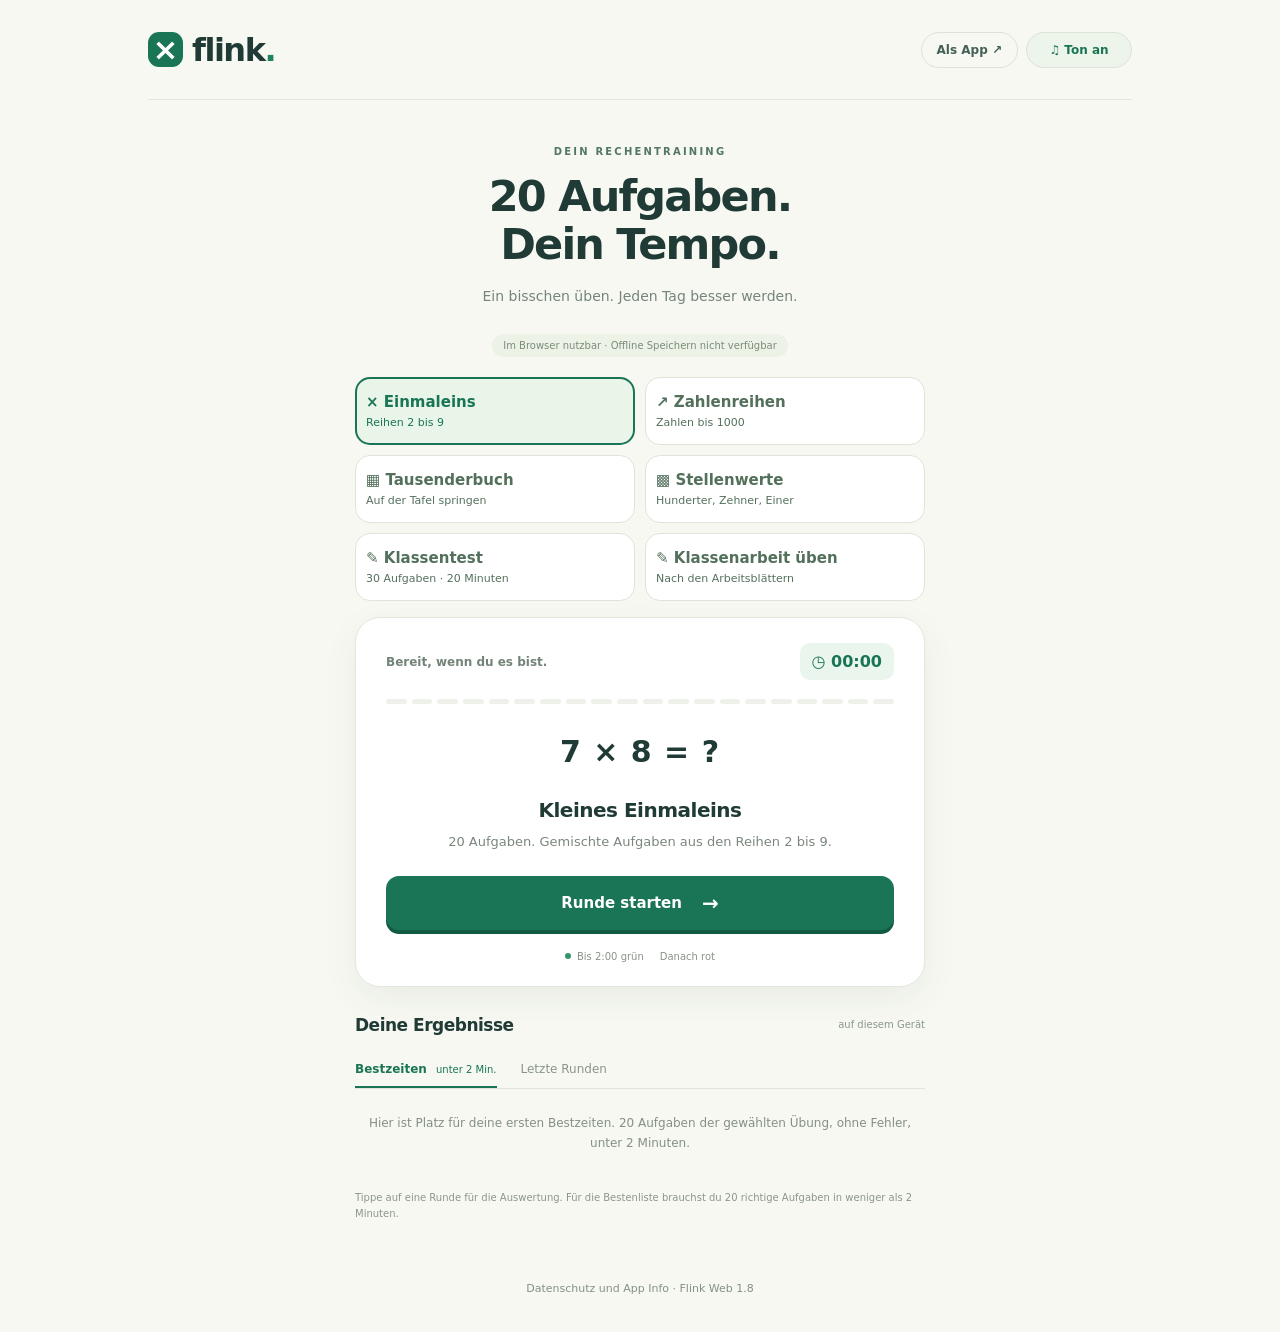
<file: index.html>
<!doctype html>
<html lang="de"><head><meta charset="utf-8"><meta name="viewport" content="width=device-width,initial-scale=1,viewport-fit=cover"><meta http-equiv="Content-Security-Policy" content="default-src 'none'; script-src 'self'; style-src 'self'; img-src 'self'; connect-src 'self'; media-src 'none'; object-src 'none'; base-uri 'none'; form-action 'none'; frame-src 'none'; worker-src 'self'; manifest-src 'self'"><meta name="color-scheme" content="light"><meta name="apple-mobile-web-app-capable" content="yes"><meta name="apple-mobile-web-app-title" content="Flink"><meta name="apple-mobile-web-app-status-bar-style" content="default"><link rel="manifest" href="manifest.webmanifest"><link rel="apple-touch-icon" sizes="180x180" href="icon-180.png"><meta name="theme-color" content="#167755"><meta name="description" content="20 Aufgaben. Dein Tempo. Übe Einmaleins und Zahlenreihen bis 1000."><link rel="icon" href="icon.svg"><title>Flink · Rechnen fürs iPhone</title><link rel="stylesheet" href="style.css?v=1.8"></head>
<body><div class="shell"><header><a class="brand" href="index.html" aria-label="Flink Startseite"><span class="logo">×</span>flink<span class="brand-dot">.</span></a><div class="header-actions"><button id="installApp" class="small" type="button">Als App ↗</button><button id="soundToggle" class="small sound-toggle" type="button" aria-pressed="true">♫ Ton an</button></div></header><main><div class="intro"><span class="eyebrow">DEIN RECHENTRAINING</span><h1><span id="headlineCount">20 Aufgaben.</span><br>Dein Tempo.</h1><p>Ein bisschen üben. Jeden Tag besser werden.</p><div id="offlineStatus" class="offline-status" role="status">Offline Modus wird vorbereitet …</div></div><button id="updateApp" class="secondary update-app" type="button" hidden>Update bereit · Neu laden</button><div id="modePicker" class="mode-picker" role="group" aria-label="Übung wählen"><button id="multiplyMode" aria-pressed="true"><strong>× Einmaleins</strong><span>Reihen 2 bis 9</span></button><button id="sequenceMode" aria-pressed="false"><strong>↗ Zahlenreihen</strong><span>Zahlen bis 1000</span></button><button id="bookMode" aria-pressed="false"><strong>▦ Tausenderbuch</strong><span>Auf der Tafel springen</span></button><button id="placeMode" aria-pressed="false"><strong>▩ Stellenwerte</strong><span>Hunderter, Zehner, Einer</span></button><button id="examMode" aria-pressed="false"><strong>✎ Klassentest</strong><span>30 Aufgaben · 20 Minuten</span></button><button id="worksheetMode" aria-pressed="false"><strong>✎ Klassenarbeit üben</strong><span>Nach den Arbeitsblättern</span></button></div><section class="game" aria-label="Rechentraining"><div class="game-top"><span id="progressLabel">Bereit, wenn du es bist.</span><div id="timer" class="timer" aria-label="Vergangene Zeit">◷ <span id="time">00:00</span></div></div><div id="dots" class="dots" aria-hidden="true"></div><div id="welcome" class="welcome"><div class="math-art" id="mathArt" aria-hidden="true"><span>7</span><i>×</i><span>8</span><b>?</b></div><h2 id="welcomeTitle">Auf die Plätze, fertig, rechnen!</h2><p id="welcomeText">20 gemischte Aufgaben aus den Reihen 2 bis 9.<br>Jede Antwort zählt. Deine Auswertung kommt am Ende.</p><button id="start" class="primary">Runde starten <span>→</span></button><div class="goal"><span class="green-dot"></span> <span id="goalTime">Bis 2:00 grün</span> <span id="goalAfter"><span class="red-dot"></span> Danach rot</span></div></div><details id="examScale" hidden><summary>Notenschlüssel für diesen Übungstest</summary><p id="gradeScale"></p></details><div id="playing" hidden><div class="question" id="question" aria-live="polite"></div><div id="sequenceCells" class="sequence-cells" hidden></div><div id="bookPanel" hidden><p id="bookHint" class="practice-hint"></p><div id="bookRoute" class="book-route" aria-label="Sprungfolge"></div><div id="bookGrid" class="book-grid" aria-label="Hundertertafel"></div></div><div id="placePanel" hidden><p class="practice-hint">Großes Quadrat = 100 · Stange = 10 · kleines Quadrat = 1</p><div id="placeGroups" class="place-groups"></div><p id="placeHint" class="practice-hint" aria-live="polite"></p><button id="submitPlace" class="primary" type="button" hidden>Weiter ✓</button></div><div id="linePanel" hidden><canvas id="numberLine" width="720" height="116" role="img"></canvas><div id="lineChoices" class="line-choices"></div></div><div id="answer" class="answer" role="textbox" aria-label="Deine Antwort" aria-readonly="true" tabindex="0">?</div><div id="feedback" class="feedback" aria-live="polite">Tippe dein Ergebnis ein.</div><div class="keypad" id="keypad"><button data-key="1">1</button><button data-key="2">2</button><button data-key="3">3</button><button data-key="4">4</button><button data-key="5">5</button><button data-key="6">6</button><button data-key="7">7</button><button data-key="8">8</button><button data-key="9">9</button><button data-key="Backspace" aria-label="Letzte Ziffer löschen">⌫</button><button data-key="0">0</button><button data-key="Enter" class="check" aria-label="Antwort prüfen">✓</button></div><button id="cancel" class="text-button">Runde beenden</button></div><div id="finished" class="finished" hidden><div class="finish-icon" aria-hidden="true">✓</div><h2 id="finishTitle"></h2><p id="finishText"></p><p id="examResult" class="exam-result" hidden></p><div id="summary" class="summary"></div><div class="score-grid" aria-label="Ergebnis"><div><strong id="rightCount">0</strong><span>richtig</span></div><div><strong id="wrongCount">0</strong><span>falsch</span></div><div><strong id="accuracy">0 %</strong><span>Trefferquote</span></div></div><p id="detailScore" hidden></p><p id="reviewSummary"></p><button id="viewResults" class="secondary">Antworten und Fehler ansehen →</button><p id="recordText" class="record-text"></p><button id="again" class="primary">Noch eine Runde <span>↻</span></button></div></section><section class="results"><div class="results-heading"><h2>Deine Ergebnisse</h2><span>auf diesem Gerät</span></div><div class="tabs" role="tablist" aria-label="Ergebnisse"><button id="bestTab" role="tab" aria-selected="true">Bestzeiten <span id="bestTimeLimit">unter 2 Min.</span></button><button id="recentTab" role="tab" aria-selected="false">Letzte Runden</button></div><div id="records" role="tabpanel"></div><p class="record-note" id="recordNote">Tippe auf eine Runde, um ihre Auswertung zu öffnen. Bestzeiten zählen nur für die Reihen 2 bis 9: alle 20 richtig und unter 2 Minuten.</p><p id="storageNotice" hidden>Dein Browser erlaubt kein Speichern. Ergebnisse bleiben nur bis zum Schließen erhalten.</p></section><footer><button id="openPrivacy" class="text-button" type="button">Datenschutz und App Info · Flink Web 1.8</button></footer></main><dialog id="installDialog" aria-labelledby="installTitle"><h2 id="installTitle">Flink auf deinem iPhone</h2><ol class="install-steps"><li>Öffne diesen Link in <strong>Safari</strong>.</li><li>Tippe auf <strong>Teilen</strong>, je nach Safari Ansicht zuerst auf das Seitenmenü.</li><li>Wähle <strong>Zu Home Bildschirm hinzufügen</strong>.</li><li>Aktiviere, falls angezeigt, <strong>Als Web App öffnen</strong> und tippe auf <strong>Hinzufügen</strong>.</li></ol><p>Öffne Flink danach über das neue Symbol einmal mit Internet und warte auf „Offline bereit“. Musik und Applaus starten erst mit deiner Runde.</p><p>Auch auf anderen Geräten kannst du Flink direkt im Browser nutzen. Die Ergebnisse werden auf jedem Gerät getrennt gespeichert.</p><button id="closeInstall" class="primary" type="button">Verstanden</button></dialog><dialog id="privacyDialog" aria-labelledby="privacyTitle"><h2 id="privacyTitle">Datenschutz und App Info</h2><p>Flink Web 1.8 lädt beim ersten Öffnen die App Dateien vom Hostingdienst. Sobald „Offline bereit“ erscheint, kannst du auch ohne Verbindung rechnen. Beim erneuten Online Aufruf werden App Dateien und Updates abgerufen. Dabei erhält der Hostingdienst technische Verbindungsdaten wie IP Adresse und Abrufzeit.</p><p>Die App enthält keine Werbung, Analysefunktionen oder Anmeldung. Deine Rechenergebnisse und Antworten werden von der App nicht an einen Server gesendet.</p><p>Auf diesem Gerät werden die Toneinstellung und bis zu 500 Runden mit Datum, Rechenzeit, Ergebnissen und einzelnen Antworten gespeichert. Die App fragt keine Namen oder Kontaktdaten ab.</p><p>Die Ergebnisse bleiben lokal in diesem Browser beziehungsweise der installierten Web App. Es gibt keine Synchronisierung zwischen Geräten. Über „Ergebnisse löschen“ oder das Löschen der Website Daten kannst du die gespeicherten Ergebnisse entfernen. Wenn Browser oder Betriebssystem Website Daten löschen, können Ergebnisse und Offline Dateien verloren gehen.</p><p>Musik und Applaus werden lokal erzeugt. Eine Anmeldung ist nicht nötig.</p><button id="eraseResults" class="secondary" type="button">Gespeicherte Ergebnisse löschen</button><p id="privacyMessage" role="status"></p><button id="closePrivacy" class="primary" type="button">Schließen</button></dialog><dialog id="reviewDialog" aria-labelledby="reviewTitle"><div class="review-header"><h2 id="reviewTitle">Deine Auswertung</h2><button id="closeReview" class="small" aria-label="Auswertung schließen">Schließen ✕</button></div><p id="reviewMode"></p><p id="reviewStats"></p><div id="reviewFilters" class="review-filters" role="group" aria-label="Antworten filtern"><button id="onlyWrong" aria-pressed="true">Nur Fehler</button><button id="allAnswers" aria-pressed="false">Alle 20 Antworten</button></div><p id="reviewLegacy" hidden></p><p id="reviewEmpty" hidden>Alles richtig! Du hast in dieser Runde keinen Fehler gemacht.</p><table id="reviewTable"><thead><tr><th>Aufgabe</th><th>Deine Antwort</th><th>Lösung</th></tr></thead><tbody id="reviewRows"></tbody></table></dialog></div><script src="audio.js?v=1.8"></script><script src="tasks.js?v=1.8"></script><script src="app.js?v=1.8"></script><script src="pwa.js?v=1.8"></script></body></html>
</file>
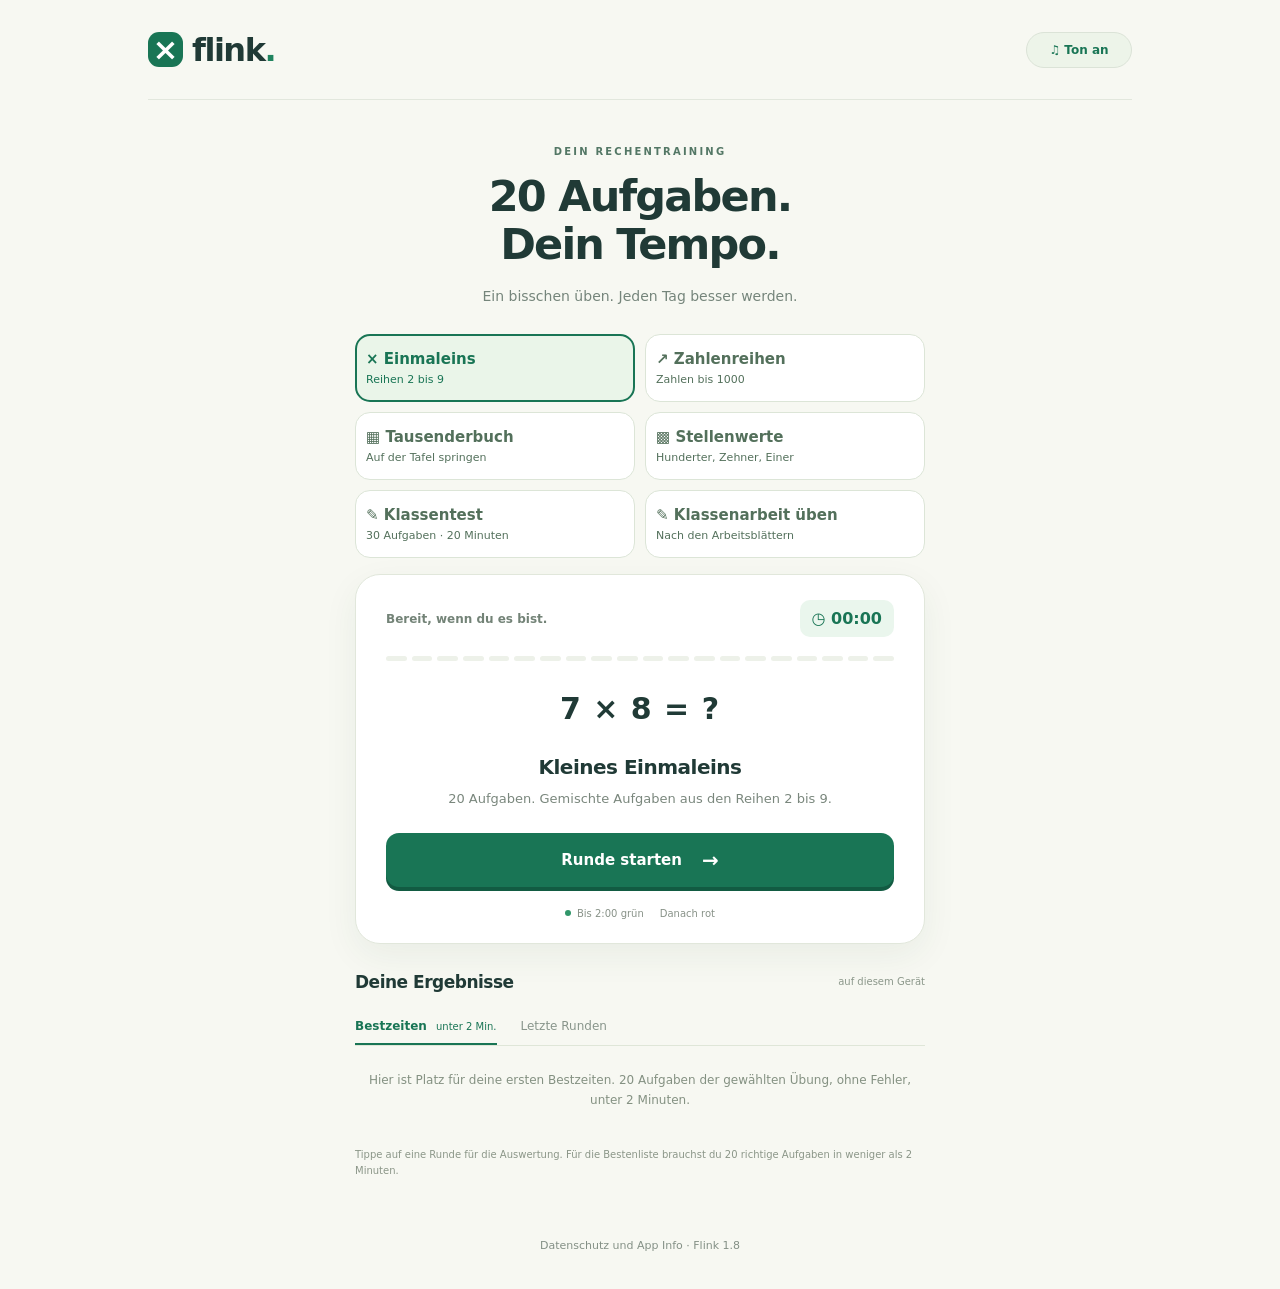
<file: app/src/main/assets/index.html>
<!doctype html>
<html lang="de"><head><meta charset="utf-8"><meta name="viewport" content="width=device-width,initial-scale=1"><meta http-equiv="Content-Security-Policy" content="default-src 'none'; script-src 'self'; style-src 'self'; img-src 'self'; connect-src 'none'; media-src 'none'; object-src 'none'; base-uri 'none'; form-action 'none'; frame-src 'none'; worker-src 'none'"><meta name="theme-color" content="#167755"><meta name="description" content="20 Aufgaben. Dein Tempo. Übe Einmaleins und Zahlenreihen bis 1000."><link rel="icon" href="icon.svg"><title>Flink · Dein Rechentraining</title><link rel="stylesheet" href="style.css"></head>
<body><div class="shell"><header><a class="brand" href="index.html" aria-label="Flink Startseite"><span class="logo">×</span>flink<span class="brand-dot">.</span></a><button id="soundToggle" class="small sound-toggle" type="button" aria-pressed="true">♫ Ton an</button></header><main><div class="intro"><span class="eyebrow">DEIN RECHENTRAINING</span><h1><span id="headlineCount">20 Aufgaben.</span><br>Dein Tempo.</h1><p>Ein bisschen üben. Jeden Tag besser werden.</p></div><div id="modePicker" class="mode-picker" role="group" aria-label="Übung wählen"><button id="multiplyMode" aria-pressed="true"><strong>× Einmaleins</strong><span>Reihen 2 bis 9</span></button><button id="sequenceMode" aria-pressed="false"><strong>↗ Zahlenreihen</strong><span>Zahlen bis 1000</span></button><button id="bookMode" aria-pressed="false"><strong>▦ Tausenderbuch</strong><span>Auf der Tafel springen</span></button><button id="placeMode" aria-pressed="false"><strong>▩ Stellenwerte</strong><span>Hunderter, Zehner, Einer</span></button><button id="examMode" aria-pressed="false"><strong>✎ Klassentest</strong><span>30 Aufgaben · 20 Minuten</span></button><button id="worksheetMode" aria-pressed="false"><strong>✎ Klassenarbeit üben</strong><span>Nach den Arbeitsblättern</span></button></div><section class="game" aria-label="Rechentraining"><div class="game-top"><span id="progressLabel">Bereit, wenn du es bist.</span><div id="timer" class="timer" aria-label="Vergangene Zeit">◷ <span id="time">00:00</span></div></div><div id="dots" class="dots" aria-hidden="true"></div><div id="welcome" class="welcome"><div class="math-art" id="mathArt" aria-hidden="true"><span>7</span><i>×</i><span>8</span><b>?</b></div><h2 id="welcomeTitle">Auf die Plätze, fertig, rechnen!</h2><p id="welcomeText">20 gemischte Aufgaben aus den Reihen 2 bis 9.<br>Jede Antwort zählt. Deine Auswertung kommt am Ende.</p><button id="start" class="primary">Runde starten <span>→</span></button><div class="goal"><span class="green-dot"></span> <span id="goalTime">Bis 2:00 grün</span> <span id="goalAfter"><span class="red-dot"></span> Danach rot</span></div></div><details id="examScale" hidden><summary>Notenschlüssel für diesen Übungstest</summary><p id="gradeScale"></p></details><div id="playing" hidden><div class="question" id="question" aria-live="polite"></div><div id="sequenceCells" class="sequence-cells" hidden></div><div id="bookPanel" hidden><p id="bookHint" class="practice-hint"></p><div id="bookRoute" class="book-route" aria-label="Sprungfolge"></div><div id="bookGrid" class="book-grid" aria-label="Hundertertafel"></div></div><div id="placePanel" hidden><p class="practice-hint">Großes Quadrat = 100 · Stange = 10 · kleines Quadrat = 1</p><div id="placeGroups" class="place-groups"></div><p id="placeHint" class="practice-hint" aria-live="polite"></p><button id="submitPlace" class="primary" type="button" hidden>Weiter ✓</button></div><div id="linePanel" hidden><canvas id="numberLine" width="720" height="116" role="img"></canvas><div id="lineChoices" class="line-choices"></div></div><div id="answer" class="answer" role="textbox" aria-label="Deine Antwort" aria-readonly="true" tabindex="0">?</div><div id="feedback" class="feedback" aria-live="polite">Tippe dein Ergebnis ein.</div><div class="keypad" id="keypad"><button data-key="1">1</button><button data-key="2">2</button><button data-key="3">3</button><button data-key="4">4</button><button data-key="5">5</button><button data-key="6">6</button><button data-key="7">7</button><button data-key="8">8</button><button data-key="9">9</button><button data-key="Backspace" aria-label="Letzte Ziffer löschen">⌫</button><button data-key="0">0</button><button data-key="Enter" class="check" aria-label="Antwort prüfen">✓</button></div><button id="cancel" class="text-button">Runde beenden</button></div><div id="finished" class="finished" hidden><div class="finish-icon" aria-hidden="true">✓</div><h2 id="finishTitle"></h2><p id="finishText"></p><p id="examResult" class="exam-result" hidden></p><div id="summary" class="summary"></div><div class="score-grid" aria-label="Ergebnis"><div><strong id="rightCount">0</strong><span>richtig</span></div><div><strong id="wrongCount">0</strong><span>falsch</span></div><div><strong id="accuracy">0 %</strong><span>Trefferquote</span></div></div><p id="detailScore" hidden></p><p id="reviewSummary"></p><button id="viewResults" class="secondary">Antworten und Fehler ansehen →</button><p id="recordText" class="record-text"></p><button id="again" class="primary">Noch eine Runde <span>↻</span></button></div></section><section class="results"><div class="results-heading"><h2>Deine Ergebnisse</h2><span>auf diesem Gerät</span></div><div class="tabs" role="tablist" aria-label="Ergebnisse"><button id="bestTab" role="tab" aria-selected="true">Bestzeiten <span id="bestTimeLimit">unter 2 Min.</span></button><button id="recentTab" role="tab" aria-selected="false">Letzte Runden</button></div><div id="records" role="tabpanel"></div><p class="record-note" id="recordNote">Tippe auf eine Runde, um ihre Auswertung zu öffnen. Bestzeiten zählen nur für die Reihen 2 bis 9: alle 20 richtig und unter 2 Minuten.</p><p id="storageNotice" hidden>Dein Browser erlaubt kein Speichern. Ergebnisse bleiben nur bis zum Schließen erhalten.</p></section><footer><button id="openPrivacy" class="text-button" type="button">Datenschutz und App Info · Flink 1.8</button></footer></main><dialog id="privacyDialog" aria-labelledby="privacyTitle"><h2 id="privacyTitle">Datenschutz und App Info</h2><p>Flink 1.8 funktioniert vollständig offline. Die App hat keine Internetberechtigung und überträgt keine Daten. Sie enthält keine Werbung und keine Analysefunktionen.</p><p>Auf diesem Gerät werden die Toneinstellung und bis zu 500 Runden mit Datum, Rechenzeit, Ergebnissen und einzelnen Antworten gespeichert. Die App fragt keine Namen oder Kontaktdaten ab.</p><p>Die Ergebnisse bleiben lokal in den App Daten. Automatische Sicherungen sind ausgeschaltet. Über „Ergebnisse löschen“, die Android App Einstellungen oder die Deinstallation kannst du die gespeicherten Ergebnisse entfernen.</p><p>Musik und Applaus werden lokal erzeugt. Eine Anmeldung ist nicht nötig.</p><button id="eraseResults" class="secondary" type="button">Gespeicherte Ergebnisse löschen</button><p id="privacyMessage" role="status"></p><button id="closePrivacy" class="primary" type="button">Schließen</button></dialog><dialog id="reviewDialog" aria-labelledby="reviewTitle"><div class="review-header"><h2 id="reviewTitle">Deine Auswertung</h2><button id="closeReview" class="small" aria-label="Auswertung schließen">Schließen ✕</button></div><p id="reviewMode"></p><p id="reviewStats"></p><div id="reviewFilters" class="review-filters" role="group" aria-label="Antworten filtern"><button id="onlyWrong" aria-pressed="true">Nur Fehler</button><button id="allAnswers" aria-pressed="false">Alle 20 Antworten</button></div><p id="reviewLegacy" hidden></p><p id="reviewEmpty" hidden>Alles richtig! Du hast in dieser Runde keinen Fehler gemacht.</p><table id="reviewTable"><thead><tr><th>Aufgabe</th><th>Deine Antwort</th><th>Lösung</th></tr></thead><tbody id="reviewRows"></tbody></table></dialog></div><script src="audio.js"></script><script src="tasks.js"></script><script src="app.js"></script></body></html>
</file>
<file: style.css>
:root{font-family:Inter,ui-sans-serif,system-ui,-apple-system,BlinkMacSystemFont,"Segoe UI",sans-serif;color:#203a36;background:#f7f8f2;font-synthesis:none}*{box-sizing:border-box}body{margin:0}button,a{-webkit-tap-highlight-color:transparent}button{font:inherit;cursor:pointer}button:focus-visible,a:focus-visible,[tabindex]:focus-visible{outline:3px solid #e4b657;outline-offset:4px}button{touch-action:manipulation}button:disabled{cursor:default}.shell{max-width:1056px;margin:auto;padding:0 36px}header{display:flex;align-items:center;justify-content:space-between;height:100px;border-bottom:1px solid #e2e7dd}.brand{display:flex;align-items:center;color:#203a36;text-decoration:none;font-size:32px;font-weight:850;letter-spacing:-1.5px}.brand-dot{color:#20845f}.logo{display:grid;place-items:center;background:#197555;color:white;width:35px;height:35px;border-radius:11px;margin-right:9px;font-size:31px;line-height:1;letter-spacing:0}.small{border:1px solid #dbe3d7;background:transparent;border-radius:22px;padding:10px 15px;font-size:12px;font-weight:650;color:#456057}main{max-width:570px;margin:40px auto 0}.intro{text-align:center}.eyebrow{font-size:10px;letter-spacing:2.2px;font-weight:800;color:#537765}h1{font-size:43px;letter-spacing:-1.8px;line-height:1.12;margin:13px 0}p{line-height:1.65}.intro p{font-size:14px;color:#75857b;margin:17px 0 26px}.game{padding:25px 30px 24px;background:#fff;border:1px solid #e1e7db;border-radius:25px;box-shadow:0 12px 35px #264f3410}.game-top{display:flex;justify-content:space-between;align-items:center;gap:10px;font-size:12px;color:#738377;font-weight:600}.timer{background:#eaf6ed;color:#197555;padding:9px 12px;border-radius:10px;font-size:16px;font-weight:750;font-variant-numeric:tabular-nums;white-space:nowrap}.timer.over{color:#bd3e36;background:#fff0ed}.dots{display:flex;gap:5px;margin:19px 0 0}.dot{height:5px;border-radius:4px;background:#edf1e9;flex:1}.dot.done{background:#31966a}.dot.current{background:#a7cfb7}.welcome{text-align:center;padding-top:25px}.math-art{display:flex;align-items:center;justify-content:center;gap:10px;padding:5px 0 14px}.math-art span{display:grid;place-items:center;width:54px;height:62px;background:#edf4e9;border-radius:12px;font-size:32px;font-weight:700;transform:rotate(-7deg)}.math-art span:nth-of-type(2){background:#f9edd1;transform:rotate(7deg)}.math-art i{font-style:normal;color:#74907a;font-size:25px}.math-art b{color:#b2beb1;font-size:32px;margin-left:5px}h2{font-size:20px;letter-spacing:-.5px;margin:15px 0 8px}.welcome p{color:#7a877d;font-size:13px;margin:9px 0 23px}.primary{display:flex;align-items:center;justify-content:center;gap:20px;width:100%;background:#197555;color:white;border:0;border-radius:13px;padding:17px;font-weight:700;font-size:15px;box-shadow:0 4px 0 #125b42}.primary:hover{background:#126648}.primary span{font-size:20px;line-height:1}.goal{display:flex;justify-content:center;align-items:center;gap:6px;font-size:10px;color:#889288;margin-top:21px}.green-dot,.red-dot{height:6px;width:6px;border-radius:50%;background:#31966a}.red-dot{background:#d96c61;margin-left:10px}.question{text-align:center;font-size:44px;font-weight:750;letter-spacing:-1px;padding:24px 0 14px}.answer{margin:auto;display:grid;place-items:center;min-height:65px;max-width:210px;border:2px solid #cee0ce;background:#f6faf3;color:#203a36;border-radius:14px;font-size:32px;font-weight:700;font-variant-numeric:tabular-nums}.feedback{min-height:39px;text-align:center;font-size:12px;padding:11px 0 8px;color:#6e8473}.feedback.error{color:#bd3e36}.keypad{display:grid;grid-template-columns:repeat(3,1fr);gap:8px;max-width:320px;margin:auto}.keypad button{border:1px solid #e3e9df;border-bottom:3px solid #dce4d7;background:#f7f9f3;border-radius:12px;height:52px;font-size:23px;font-weight:650;color:#294739}.keypad button:active{transform:translateY(2px);border-bottom-width:1px}.keypad .check{color:white;background:#197555;border-color:#125b42}.text-button{display:block;margin:17px auto 0;background:none;border:0;color:#849086;font-size:11px;padding:7px}.finished{text-align:center;padding:27px 0 8px}.finish-icon{width:58px;height:58px;background:#e8f5e8;color:#197555;border-radius:50%;display:grid;place-items:center;margin:auto;font-size:30px}.finished p{font-size:13px;color:#708073}.summary{font-size:30px;font-weight:750;font-variant-numeric:tabular-nums;color:#197555}.summary.over{color:#bd3e36}.record-text{min-height:23px}.results{margin:28px 0 0}.results-heading{display:flex;align-items:center;justify-content:space-between}.results-heading h2{font-size:17px;margin:0}.results-heading>span{font-size:10px;color:#8b978a}.tabs{display:flex;border-bottom:1px solid #dfe6d8;margin-top:17px;gap:24px}.tabs button{background:none;border:0;padding:10px 0;font-size:12px;color:#88958b;border-bottom:2px solid transparent}.tabs button[aria-selected=true]{color:#197555;border-color:#197555;font-weight:750}.tabs button span{font-size:10px;font-weight:400;margin-left:5px}.empty{padding:24px 12px;text-align:center;color:#849182;font-size:12px;line-height:1.7}.record{display:flex;align-items:center;justify-content:space-between;padding:14px 5px;border-bottom:1px solid #e4e9de;font-size:12px}.rank{display:inline-grid;place-items:center;width:25px;height:25px;background:#e9f0e2;border-radius:8px;margin-right:12px;color:#50704d;font-weight:750}.record-time{color:#197555;font-size:16px;font-weight:750;font-variant-numeric:tabular-nums}.record-time.over{color:#bd3e36}.record-meta{font-size:10px;color:#8a968a;margin-left:10px}.record-note,#storageNotice{font-size:10px;color:#8b9688;margin-top:12px}footer{text-align:center;font-size:11px;color:#99a18f;padding:25px 0 30px}dialog{border:1px solid #dce5d5;border-radius:22px;max-width:420px;width:calc(100% - 36px);padding:26px;color:#203a36}dialog::backdrop{background:#16392d66}dialog p{font-size:14px;color:#6a7d6c}[hidden]{display:none!important}@media(max-width:600px){.shell{padding:0 18px}header{height:78px}.brand{font-size:28px}main{margin-top:27px;max-width:440px}h1{font-size:36px}.intro p{font-size:12px;margin-bottom:23px}.game{padding:20px;border-radius:21px}.question{font-size:38px;padding-top:18px}.keypad button{height:49px}.goal{font-size:9px}.small{font-size:10px;padding:9px 12px}.record-meta{margin-left:5px}.tabs{gap:20px}.tabs button span{font-size:9px}}

.score-grid{display:grid;grid-template-columns:repeat(3,1fr);gap:8px;margin:20px 0}.score-grid>div{background:#f2f6ee;border-radius:12px;padding:14px 4px}.score-grid strong{display:block;font-size:25px;color:#294739}.score-grid span{display:block;font-size:11px;color:#738377;margin-top:4px}.mistake-review{text-align:left;margin-top:22px}.mistake-review h3{font-size:14px;font-weight:650}.mistake-review table{width:100%;border-collapse:collapse;font-size:13px}.mistake-review th{font-size:10px;color:#788576;font-weight:600;padding:10px 5px;border-bottom:1px solid #dde5d5}.mistake-review td{padding:10px 5px;border-bottom:1px solid #edf0e8;text-align:center}.mistake-review th{text-align:center}.mistake-review td:last-child{font-weight:750;color:#197555}

.secondary{width:100%;padding:15px;border:1px solid #b6cfbb;border-radius:13px;background:#eef6e9;color:#197555;font-weight:700;font-size:13px}.secondary:hover{background:#e1efda}.record{width:100%;background:transparent;border:0;border-bottom:1px solid #e4e9de;text-align:left;color:inherit;gap:5px}.record:hover{background:#edf3e8}.record-hint{display:block;text-align:right;font-size:10px;color:#197555;margin-top:5px}#reviewDialog{max-width:530px;max-height:88vh;overflow:auto;padding:22px}.review-header{display:flex;justify-content:space-between;align-items:center;gap:10px}.review-header h2{margin:0}.review-header .small{font-size:11px;padding:9px}#reviewStats{font-size:13px;color:#738377}.review-filters{display:flex;gap:8px;margin:16px 0}.review-filters button{border:1px solid #dce5d7;background:#f7f9f3;border-radius:10px;padding:12px;font-size:12px;color:#53705b}.review-filters button[aria-pressed=true]{color:white;border-color:#197555;background:#197555}#reviewTable{width:100%;border-collapse:collapse;font-size:14px}#reviewTable th{font-size:11px;color:#748473;padding:12px 4px;text-align:center;border-bottom:1px solid #dce5d7}#reviewTable td{padding:12px 4px;text-align:center;border-bottom:1px solid #edf0e8}#reviewTable td:last-child{color:#197555;font-weight:750}.answer-wrong td:nth-child(2){color:#b3433b}.answer-correct td:nth-child(2){color:#197555}#reviewLegacy,#reviewEmpty{font-size:13px;color:#667c69}

.sound-toggle{min-width:106px;background:#edf4e9;color:#197555}.sound-toggle[aria-pressed=false]{background:transparent;color:#788577}.sound-toggle:disabled{opacity:.6;font-size:10px}

#privacyDialog{max-height:88vh;overflow:auto}#privacyDialog p{font-size:13px}#privacyDialog .primary{margin-top:16px}

:root{-webkit-text-size-adjust:100%}body{padding-top:env(safe-area-inset-top);padding-bottom:env(safe-area-inset-bottom)}.header-actions{display:flex;align-items:center;gap:8px}.offline-status{display:inline-block;font-size:10px;color:#7a8b7a;background:#edf2e7;padding:6px 11px;border-radius:20px;margin:-6px 0 20px}.offline-status.ready{color:#197555;background:#e7f3e6}#installDialog{max-height:88vh;max-height:88dvh;overflow:auto;max-width:470px}.install-steps{padding-left:23px;font-size:14px;line-height:1.65}.install-steps li{padding:7px 0}#installDialog p{font-size:12px}#installDialog .primary{margin-top:20px}body:has(#playing:not([hidden])) .intro{display:none}body:has(#playing:not([hidden])) main{margin-top:18px}@media(max-width:600px){.header-actions .small{padding:9px 10px;font-size:10px}.sound-toggle{min-width:82px}.shell{padding-left:max(16px,env(safe-area-inset-left));padding-right:max(16px,env(safe-area-inset-right))}header{height:72px}#reviewDialog,#privacyDialog{max-height:88dvh}}

.mode-picker{display:grid;grid-template-columns:1fr 1fr;gap:10px;margin:0 0 16px}.mode-picker button{padding:15px 10px;text-align:left;border:1px solid #dce5d7;border-radius:15px;background:#fff;color:#53705b}.mode-picker button[aria-pressed=true]{background:#eaf5e9;border:2px solid #197555;padding:14px 9px;color:#197555}.mode-picker strong{display:block;font-size:15px}.mode-picker span{display:block;font-size:11px;margin-top:5px}.math-art{font-size:30px;font-weight:750;letter-spacing:1px}.sequence-title{font-size:20px;line-height:1.4;letter-spacing:-.3px;padding:22px 0}.sequence-cells{display:grid;grid-template-columns:repeat(5,minmax(0,1fr));gap:7px;margin:3px 0 12px;position:relative;padding:12px 0}.sequence-cells:before{content:'';height:2px;position:absolute;left:10px;right:10px;top:50%;background:#bdd0bc}.sequence-cells.midpoint{grid-template-columns:repeat(3,minmax(0,1fr))}.sequence-cell{position:relative;display:grid;place-items:center;min-width:0;min-height:56px;padding:8px 2px;border:2px solid #d3dfce;border-radius:11px;background:#f4f8ef;color:#203a36;font-size:22px;font-weight:750;font-variant-numeric:tabular-nums}.sequence-cell.given{background:#fff;border-color:#e1e7dc;color:#6c7d6c}.sequence-cell.active{border-color:#197555;background:#e8f4e5;box-shadow:0 0 0 3px #19755518}#detailScore{font-size:12px;color:#53705b}#reviewMode{font-size:12px;color:#197555}#reviewTable td:first-child{max-width:170px;overflow-wrap:anywhere;font-size:12px}#reviewTable td{font-size:13px}#reviewTable th{font-size:10px}@media(max-width:370px){.sequence-cells{gap:4px}.sequence-cell{font-size:18px;min-height:50px}.game{padding:16px}.sequence-title{font-size:18px}.mode-picker strong{font-size:13px}}body:has(#playing:not([hidden])) .intro{display:none}body:has(#playing:not([hidden])) main{margin-top:18px}

.update-app{margin-bottom:16px}

.book-grid {display:grid;grid-template-columns:repeat(10,minmax(0,1fr));gap:2px;margin:0 auto 10px;max-width:460px}
.book-grid span {display:grid;place-items:center;min-height:22px;padding:2px 0;background:#edf3ec;border-radius:4px;font-size:clamp(9px,2.8vw,14px);font-variant-numeric:tabular-nums}
.book-grid .book-start {background:#176e53;color:white;font-weight:800}
.book-grid .book-end {background:#ffd275;color:#493000;font-weight:800}
.practice-hint {font-size:.82rem;text-align:center;color:#475e50;margin:6px 0 12px}
.practice-hint:empty {display:none}
.place-groups {display:grid;grid-template-columns:repeat(3,minmax(0,1fr));gap:6px;margin:10px auto}
.place-group {text-align:center;padding:7px 3px;border-radius:8px;background:#f1f5f0;--shape:#a82125;--w:26px;--h:26px}
.place-group strong {display:block;font-size:.75rem;margin-bottom:5px}
.place-1 {--shape:#195eae;--w:8px;--h:26px}
.place-2 {--shape:#217343;--w:11px;--h:11px}
.place-shapes {display:grid;grid-template-columns:repeat(3,minmax(0,1fr));gap:3px;align-items:center;justify-items:center}
.place-shape {display:grid;place-items:center;min-height:30px;width:100%;padding:0;background:none;border:0;box-shadow:none}
.place-shape::after {content:'';width:min(var(--w),100%);height:var(--h);background:var(--shape);border-radius:2px}
.place-shape[aria-pressed="false"]::after {opacity:.22}
.place-clear {font:inherit;font-size:.8rem;border:1px solid #809487;background:white;color:#213a2d;border-radius:5px;min-height:26px;min-width:35px;margin-bottom:4px}
#submitPlace {margin:12px auto 0}

.book-route {display:flex;justify-content:center;gap:8px;margin:0 auto 8px}
.book-route span {padding:4px 10px;border-radius:8px;background:#e6f1e8;color:#174f3c;font-size:1.2rem;font-weight:800}
#examScale {padding:8px;text-align:center;font-size:.85rem}
#examScale p {line-height:1.7}
#examResult {font-size:1.4rem;font-weight:800;color:#174f3c}

#numberLine {display:block;width:100%;height:auto;margin:6px auto}
.line-choices {display:flex;justify-content:center;gap:8px;margin:6px auto 14px}
.line-choices:empty {display:none}
.line-choices button {min-width:44px;min-height:44px;border-radius:8px;border:1px solid #719985;background:#e8f3eb;color:#174f3c;font-weight:800}
.sequence-cells.worksheet-layout {display:flex;flex-direction:column;gap:5px}
.worksheet-row {display:flex;align-items:center;justify-content:center;gap:5px}
.worksheet-row .sequence-cell,.worksheet-row>span:empty {min-width:0;width:4.2rem;max-width:24%;min-height:42px}
.worksheet-row>span:not(.sequence-cell) {font-weight:700;text-align:center}

.sequence-cells.worksheet-layout::before {display:none}
</file>
<file: app/src/main/assets/style.css>
:root{font-family:Inter,ui-sans-serif,system-ui,-apple-system,BlinkMacSystemFont,"Segoe UI",sans-serif;color:#203a36;background:#f7f8f2;font-synthesis:none}*{box-sizing:border-box}body{margin:0}button,a{-webkit-tap-highlight-color:transparent}button{font:inherit;cursor:pointer}button:focus-visible,a:focus-visible,[tabindex]:focus-visible{outline:3px solid #e4b657;outline-offset:4px}button{touch-action:manipulation}button:disabled{cursor:default}.shell{max-width:1056px;margin:auto;padding:0 36px}header{display:flex;align-items:center;justify-content:space-between;height:100px;border-bottom:1px solid #e2e7dd}.brand{display:flex;align-items:center;color:#203a36;text-decoration:none;font-size:32px;font-weight:850;letter-spacing:-1.5px}.brand-dot{color:#20845f}.logo{display:grid;place-items:center;background:#197555;color:white;width:35px;height:35px;border-radius:11px;margin-right:9px;font-size:31px;line-height:1;letter-spacing:0}.small{border:1px solid #dbe3d7;background:transparent;border-radius:22px;padding:10px 15px;font-size:12px;font-weight:650;color:#456057}main{max-width:570px;margin:40px auto 0}.intro{text-align:center}.eyebrow{font-size:10px;letter-spacing:2.2px;font-weight:800;color:#537765}h1{font-size:43px;letter-spacing:-1.8px;line-height:1.12;margin:13px 0}p{line-height:1.65}.intro p{font-size:14px;color:#75857b;margin:17px 0 26px}.game{padding:25px 30px 24px;background:#fff;border:1px solid #e1e7db;border-radius:25px;box-shadow:0 12px 35px #264f3410}.game-top{display:flex;justify-content:space-between;align-items:center;gap:10px;font-size:12px;color:#738377;font-weight:600}.timer{background:#eaf6ed;color:#197555;padding:9px 12px;border-radius:10px;font-size:16px;font-weight:750;font-variant-numeric:tabular-nums;white-space:nowrap}.timer.over{color:#bd3e36;background:#fff0ed}.dots{display:flex;gap:5px;margin:19px 0 0}.dot{height:5px;border-radius:4px;background:#edf1e9;flex:1}.dot.done{background:#31966a}.dot.current{background:#a7cfb7}.welcome{text-align:center;padding-top:25px}.math-art{display:flex;align-items:center;justify-content:center;gap:10px;padding:5px 0 14px}.math-art span{display:grid;place-items:center;width:54px;height:62px;background:#edf4e9;border-radius:12px;font-size:32px;font-weight:700;transform:rotate(-7deg)}.math-art span:nth-of-type(2){background:#f9edd1;transform:rotate(7deg)}.math-art i{font-style:normal;color:#74907a;font-size:25px}.math-art b{color:#b2beb1;font-size:32px;margin-left:5px}h2{font-size:20px;letter-spacing:-.5px;margin:15px 0 8px}.welcome p{color:#7a877d;font-size:13px;margin:9px 0 23px}.primary{display:flex;align-items:center;justify-content:center;gap:20px;width:100%;background:#197555;color:white;border:0;border-radius:13px;padding:17px;font-weight:700;font-size:15px;box-shadow:0 4px 0 #125b42}.primary:hover{background:#126648}.primary span{font-size:20px;line-height:1}.goal{display:flex;justify-content:center;align-items:center;gap:6px;font-size:10px;color:#889288;margin-top:21px}.green-dot,.red-dot{height:6px;width:6px;border-radius:50%;background:#31966a}.red-dot{background:#d96c61;margin-left:10px}.question{text-align:center;font-size:44px;font-weight:750;letter-spacing:-1px;padding:24px 0 14px}.answer{margin:auto;display:grid;place-items:center;min-height:65px;max-width:210px;border:2px solid #cee0ce;background:#f6faf3;color:#203a36;border-radius:14px;font-size:32px;font-weight:700;font-variant-numeric:tabular-nums}.feedback{min-height:39px;text-align:center;font-size:12px;padding:11px 0 8px;color:#6e8473}.feedback.error{color:#bd3e36}.keypad{display:grid;grid-template-columns:repeat(3,1fr);gap:8px;max-width:320px;margin:auto}.keypad button{border:1px solid #e3e9df;border-bottom:3px solid #dce4d7;background:#f7f9f3;border-radius:12px;height:52px;font-size:23px;font-weight:650;color:#294739}.keypad button:active{transform:translateY(2px);border-bottom-width:1px}.keypad .check{color:white;background:#197555;border-color:#125b42}.text-button{display:block;margin:17px auto 0;background:none;border:0;color:#849086;font-size:11px;padding:7px}.finished{text-align:center;padding:27px 0 8px}.finish-icon{width:58px;height:58px;background:#e8f5e8;color:#197555;border-radius:50%;display:grid;place-items:center;margin:auto;font-size:30px}.finished p{font-size:13px;color:#708073}.summary{font-size:30px;font-weight:750;font-variant-numeric:tabular-nums;color:#197555}.summary.over{color:#bd3e36}.record-text{min-height:23px}.results{margin:28px 0 0}.results-heading{display:flex;align-items:center;justify-content:space-between}.results-heading h2{font-size:17px;margin:0}.results-heading>span{font-size:10px;color:#8b978a}.tabs{display:flex;border-bottom:1px solid #dfe6d8;margin-top:17px;gap:24px}.tabs button{background:none;border:0;padding:10px 0;font-size:12px;color:#88958b;border-bottom:2px solid transparent}.tabs button[aria-selected=true]{color:#197555;border-color:#197555;font-weight:750}.tabs button span{font-size:10px;font-weight:400;margin-left:5px}.empty{padding:24px 12px;text-align:center;color:#849182;font-size:12px;line-height:1.7}.record{display:flex;align-items:center;justify-content:space-between;padding:14px 5px;border-bottom:1px solid #e4e9de;font-size:12px}.rank{display:inline-grid;place-items:center;width:25px;height:25px;background:#e9f0e2;border-radius:8px;margin-right:12px;color:#50704d;font-weight:750}.record-time{color:#197555;font-size:16px;font-weight:750;font-variant-numeric:tabular-nums}.record-time.over{color:#bd3e36}.record-meta{font-size:10px;color:#8a968a;margin-left:10px}.record-note,#storageNotice{font-size:10px;color:#8b9688;margin-top:12px}footer{text-align:center;font-size:11px;color:#99a18f;padding:25px 0 30px}dialog{border:1px solid #dce5d5;border-radius:22px;max-width:420px;width:calc(100% - 36px);padding:26px;color:#203a36}dialog::backdrop{background:#16392d66}dialog p{font-size:14px;color:#6a7d6c}[hidden]{display:none!important}@media(max-width:600px){.shell{padding:0 18px}header{height:78px}.brand{font-size:28px}main{margin-top:27px;max-width:440px}h1{font-size:36px}.intro p{font-size:12px;margin-bottom:23px}.game{padding:20px;border-radius:21px}.question{font-size:38px;padding-top:18px}.keypad button{height:49px}.goal{font-size:9px}.small{font-size:10px;padding:9px 12px}.record-meta{margin-left:5px}.tabs{gap:20px}.tabs button span{font-size:9px}}

.score-grid{display:grid;grid-template-columns:repeat(3,1fr);gap:8px;margin:20px 0}.score-grid>div{background:#f2f6ee;border-radius:12px;padding:14px 4px}.score-grid strong{display:block;font-size:25px;color:#294739}.score-grid span{display:block;font-size:11px;color:#738377;margin-top:4px}.mistake-review{text-align:left;margin-top:22px}.mistake-review h3{font-size:14px;font-weight:650}.mistake-review table{width:100%;border-collapse:collapse;font-size:13px}.mistake-review th{font-size:10px;color:#788576;font-weight:600;padding:10px 5px;border-bottom:1px solid #dde5d5}.mistake-review td{padding:10px 5px;border-bottom:1px solid #edf0e8;text-align:center}.mistake-review th{text-align:center}.mistake-review td:last-child{font-weight:750;color:#197555}

.secondary{width:100%;padding:15px;border:1px solid #b6cfbb;border-radius:13px;background:#eef6e9;color:#197555;font-weight:700;font-size:13px}.secondary:hover{background:#e1efda}.record{width:100%;background:transparent;border:0;border-bottom:1px solid #e4e9de;text-align:left;color:inherit;gap:5px}.record:hover{background:#edf3e8}.record-hint{display:block;text-align:right;font-size:10px;color:#197555;margin-top:5px}#reviewDialog{max-width:530px;max-height:88vh;overflow:auto;padding:22px}.review-header{display:flex;justify-content:space-between;align-items:center;gap:10px}.review-header h2{margin:0}.review-header .small{font-size:11px;padding:9px}#reviewStats{font-size:13px;color:#738377}.review-filters{display:flex;gap:8px;margin:16px 0}.review-filters button{border:1px solid #dce5d7;background:#f7f9f3;border-radius:10px;padding:12px;font-size:12px;color:#53705b}.review-filters button[aria-pressed=true]{color:white;border-color:#197555;background:#197555}#reviewTable{width:100%;border-collapse:collapse;font-size:14px}#reviewTable th{font-size:11px;color:#748473;padding:12px 4px;text-align:center;border-bottom:1px solid #dce5d7}#reviewTable td{padding:12px 4px;text-align:center;border-bottom:1px solid #edf0e8}#reviewTable td:last-child{color:#197555;font-weight:750}.answer-wrong td:nth-child(2){color:#b3433b}.answer-correct td:nth-child(2){color:#197555}#reviewLegacy,#reviewEmpty{font-size:13px;color:#667c69}

.sound-toggle{min-width:106px;background:#edf4e9;color:#197555}.sound-toggle[aria-pressed=false]{background:transparent;color:#788577}.sound-toggle:disabled{opacity:.6;font-size:10px}

#privacyDialog{max-height:88vh;overflow:auto}#privacyDialog p{font-size:13px}#privacyDialog .primary{margin-top:16px}


.mode-picker{display:grid;grid-template-columns:1fr 1fr;gap:10px;margin:0 0 16px}.mode-picker button{padding:15px 10px;text-align:left;border:1px solid #dce5d7;border-radius:15px;background:#fff;color:#53705b}.mode-picker button[aria-pressed=true]{background:#eaf5e9;border:2px solid #197555;padding:14px 9px;color:#197555}.mode-picker strong{display:block;font-size:15px}.mode-picker span{display:block;font-size:11px;margin-top:5px}.math-art{font-size:30px;font-weight:750;letter-spacing:1px}.sequence-title{font-size:20px;line-height:1.4;letter-spacing:-.3px;padding:22px 0}.sequence-cells{display:grid;grid-template-columns:repeat(5,minmax(0,1fr));gap:7px;margin:3px 0 12px;position:relative;padding:12px 0}.sequence-cells:before{content:'';height:2px;position:absolute;left:10px;right:10px;top:50%;background:#bdd0bc}.sequence-cells.midpoint{grid-template-columns:repeat(3,minmax(0,1fr))}.sequence-cell{position:relative;display:grid;place-items:center;min-width:0;min-height:56px;padding:8px 2px;border:2px solid #d3dfce;border-radius:11px;background:#f4f8ef;color:#203a36;font-size:22px;font-weight:750;font-variant-numeric:tabular-nums}.sequence-cell.given{background:#fff;border-color:#e1e7dc;color:#6c7d6c}.sequence-cell.active{border-color:#197555;background:#e8f4e5;box-shadow:0 0 0 3px #19755518}#detailScore{font-size:12px;color:#53705b}#reviewMode{font-size:12px;color:#197555}#reviewTable td:first-child{max-width:170px;overflow-wrap:anywhere;font-size:12px}#reviewTable td{font-size:13px}#reviewTable th{font-size:10px}@media(max-width:370px){.sequence-cells{gap:4px}.sequence-cell{font-size:18px;min-height:50px}.game{padding:16px}.sequence-title{font-size:18px}.mode-picker strong{font-size:13px}}body:has(#playing:not([hidden])) .intro{display:none}body:has(#playing:not([hidden])) main{margin-top:18px}

.book-grid {display:grid;grid-template-columns:repeat(10,minmax(0,1fr));gap:2px;margin:0 auto 10px;max-width:460px}
.book-grid span {display:grid;place-items:center;min-height:22px;padding:2px 0;background:#edf3ec;border-radius:4px;font-size:clamp(9px,2.8vw,14px);font-variant-numeric:tabular-nums}
.book-grid .book-start {background:#176e53;color:white;font-weight:800}
.book-grid .book-end {background:#ffd275;color:#493000;font-weight:800}
.practice-hint {font-size:.82rem;text-align:center;color:#475e50;margin:6px 0 12px}
.practice-hint:empty {display:none}
.place-groups {display:grid;grid-template-columns:repeat(3,minmax(0,1fr));gap:6px;margin:10px auto}
.place-group {text-align:center;padding:7px 3px;border-radius:8px;background:#f1f5f0;--shape:#a82125;--w:26px;--h:26px}
.place-group strong {display:block;font-size:.75rem;margin-bottom:5px}
.place-1 {--shape:#195eae;--w:8px;--h:26px}
.place-2 {--shape:#217343;--w:11px;--h:11px}
.place-shapes {display:grid;grid-template-columns:repeat(3,minmax(0,1fr));gap:3px;align-items:center;justify-items:center}
.place-shape {display:grid;place-items:center;min-height:30px;width:100%;padding:0;background:none;border:0;box-shadow:none}
.place-shape::after {content:'';width:min(var(--w),100%);height:var(--h);background:var(--shape);border-radius:2px}
.place-shape[aria-pressed="false"]::after {opacity:.22}
.place-clear {font:inherit;font-size:.8rem;border:1px solid #809487;background:white;color:#213a2d;border-radius:5px;min-height:26px;min-width:35px;margin-bottom:4px}
#submitPlace {margin:12px auto 0}

.book-route {display:flex;justify-content:center;gap:8px;margin:0 auto 8px}
.book-route span {padding:4px 10px;border-radius:8px;background:#e6f1e8;color:#174f3c;font-size:1.2rem;font-weight:800}
#examScale {padding:8px;text-align:center;font-size:.85rem}
#examScale p {line-height:1.7}
#examResult {font-size:1.4rem;font-weight:800;color:#174f3c}

#numberLine {display:block;width:100%;height:auto;margin:6px auto}
.line-choices {display:flex;justify-content:center;gap:8px;margin:6px auto 14px}
.line-choices:empty {display:none}
.line-choices button {min-width:44px;min-height:44px;border-radius:8px;border:1px solid #719985;background:#e8f3eb;color:#174f3c;font-weight:800}
.sequence-cells.worksheet-layout {display:flex;flex-direction:column;gap:5px}
.worksheet-row {display:flex;align-items:center;justify-content:center;gap:5px}
.worksheet-row .sequence-cell,.worksheet-row>span:empty {min-width:0;width:4.2rem;max-width:24%;min-height:42px}
.worksheet-row>span:not(.sequence-cell) {font-weight:700;text-align:center}

.sequence-cells.worksheet-layout::before {display:none}
</file>
